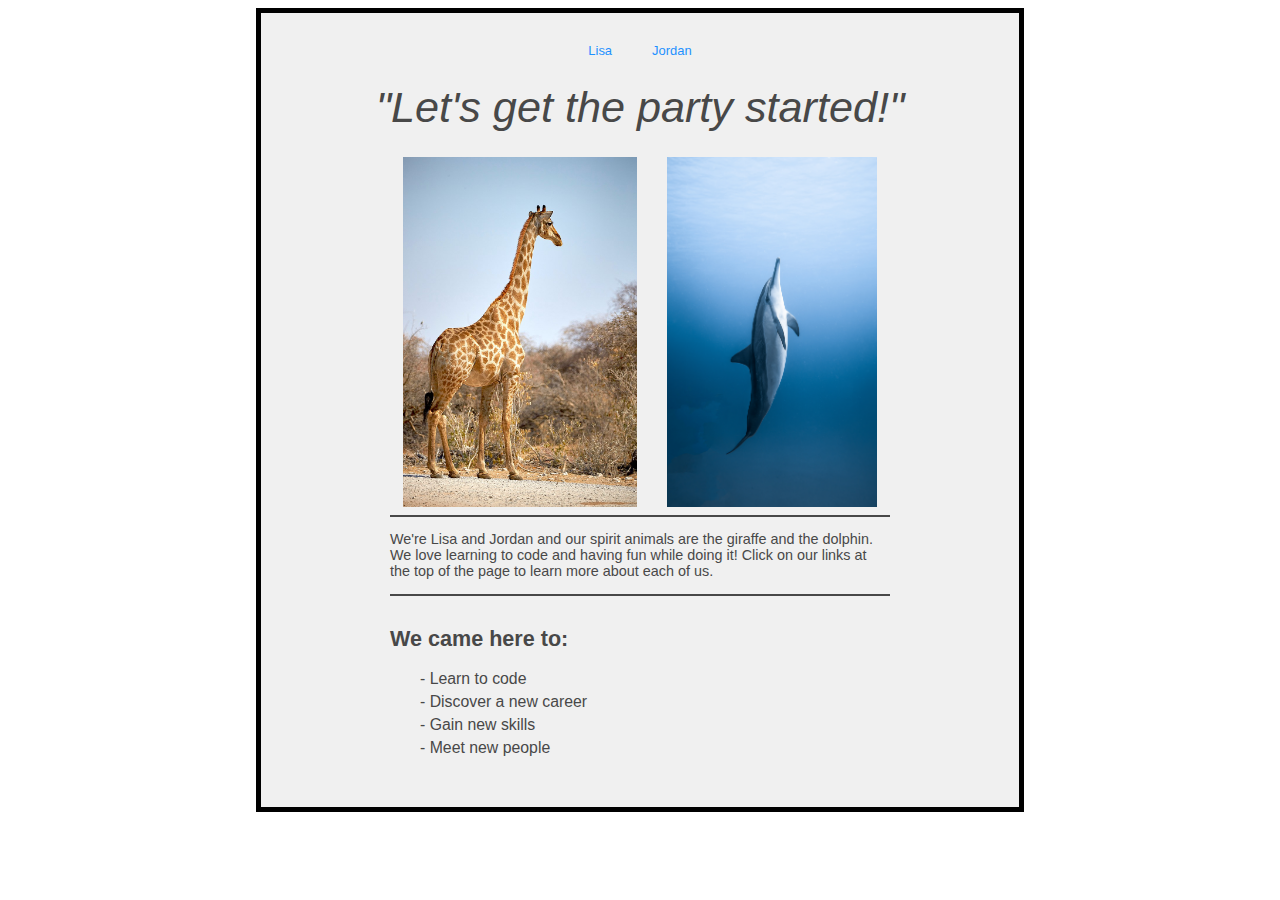
<file: index.html>
<!DOCTYPE html>
<html lang="en">
<head>
  <meta charset="UTF-8">
  <meta name="viewport" content="width=device-width, initial-scale=1.0">
  <link rel="stylesheet" href="css/styles.css">
  <title>Lisa & Jordan</title>
</head>
<body>
  <div class="container">
    <div class="links">
      <a href="lisa.html">Lisa</a>
      <a href="jordan.html">Jordan</a>
    </div>

    <h1>"Let's get the party started!"</h1>

    <div class="photos">
      <div><img src='images/giraffe.jpg'></div>
      <div><img src='images/dolphin.jpg'></div>
    </div>

    <div class="description">
      <p>We're Lisa and Jordan and our spirit animals are the giraffe and the dolphin. We love learning to code and having fun while doing it! Click on our links at the top of the page to learn more about each of us.</p>
    </div>

    <div class="bullets">
      <h2>We came here to:</h2>
      <ul class="dashed">
        <li>Learn to code</li>
        <li>Discover a new career</li>
        <li>Gain new skills</li>
        <li>Meet new people</li>
      </ul>
    </div>

  </div>
</body>
</html>
</file>
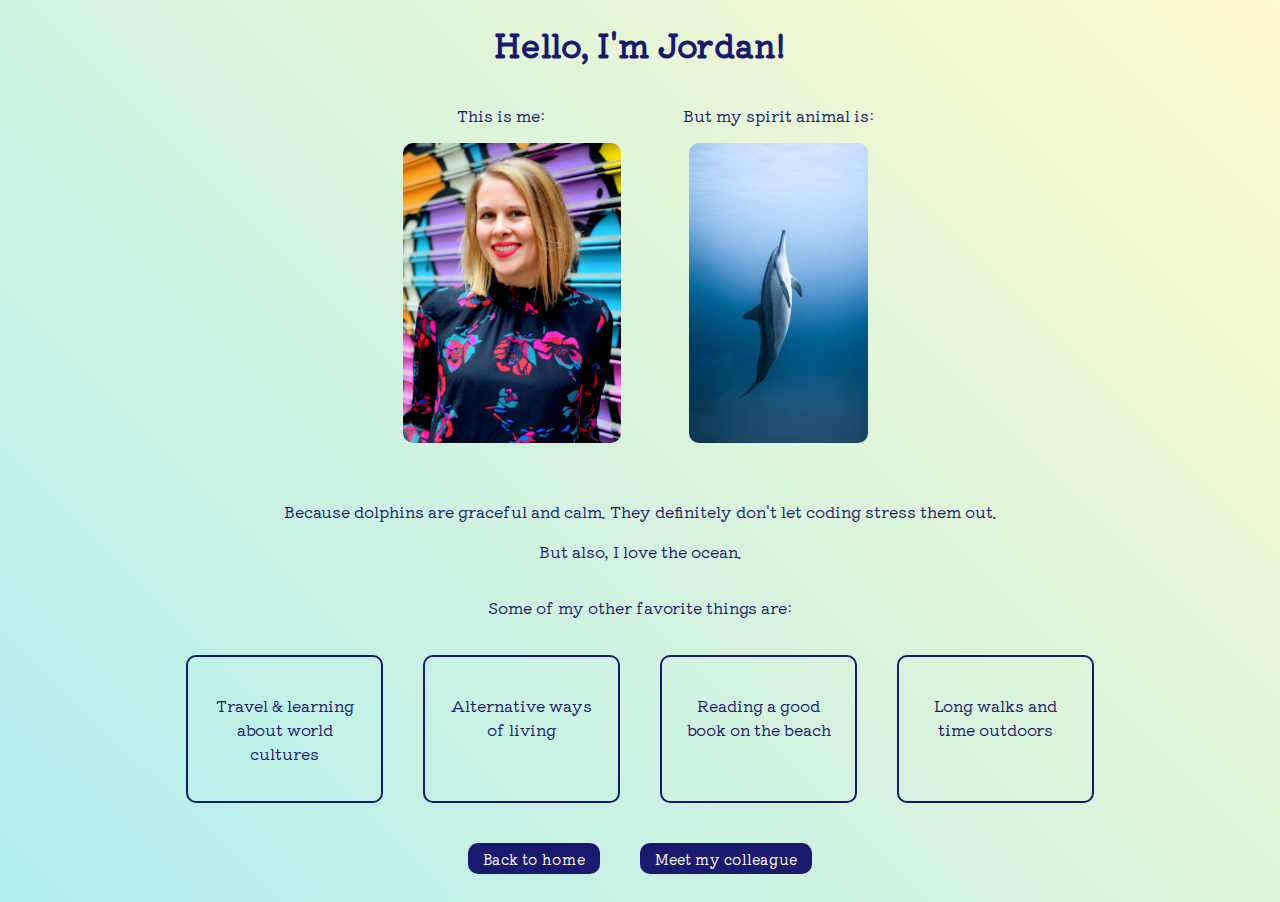
<file: jordan.html>
<!DOCTYPE html>
<html lang="en">
<head>
  <meta charset="UTF-8">
  <meta name="viewport" content="width=device-width, initial-scale=1.0">
  <link rel="stylesheet" href="css/jordan.css">
  <link rel="stylesheet" href="https://use.fontawesome.com/releases/v5.15.3/css/all.css" integrity="sha384-SZXxX4whJ79/gErwcOYf+zWLeJdY/qpuqC4cAa9rOGUstPomtqpuNWT9wdPEn2fk" crossorigin="anonymous">
  <title>Jordan</title>
</head>
<body>
  <div class="container">

      <h1>Hello, I'm Jordan!</h1>

      <div class="card-container">
        <div class="card photo-card">
          <p>This is me:</p>
          <img src="images/jordan.jpg" alt="Jordan">
        </div>
        <div class="card photo-card">
          <p>But my spirit animal is:</p>
          <img src="images/dolphin.jpg" alt="dolphin">  
        </div>
      </div>
     

      <p>Because dolphins are graceful and calm. They definitely don't let coding stress them out.</p>
      <p>But also, I love the ocean.</p>

      <p><i class="fas fa-water"></i></p>

      <p>Some of my other favorite things are:</p>
      <div class="card-container">
        <div class="card">
          <p>Travel & learning about world cultures</p>
          <i class="fas fa-globe-americas"></i>
        </div>
        <div class="card">
          <p>Alternative ways of living</p>
          <i class="fas fa-caravan"></i>
        </div>
        <div class="card">
          <p>Reading a good book on the beach</p>
          <i class="fas fa-book"></i>
        </div>
        <div class="card">
          <p>Long walks and time outdoors</p>
          <i class="fas fa-hiking"></i>
        </div>
      </div>

      <div class="links">
        <a href="index.html">Back to home</a>
        <a href="lisa.html">Meet my colleague</a>
      </div>
      
  </div>
  
</body>
</html>
</file>
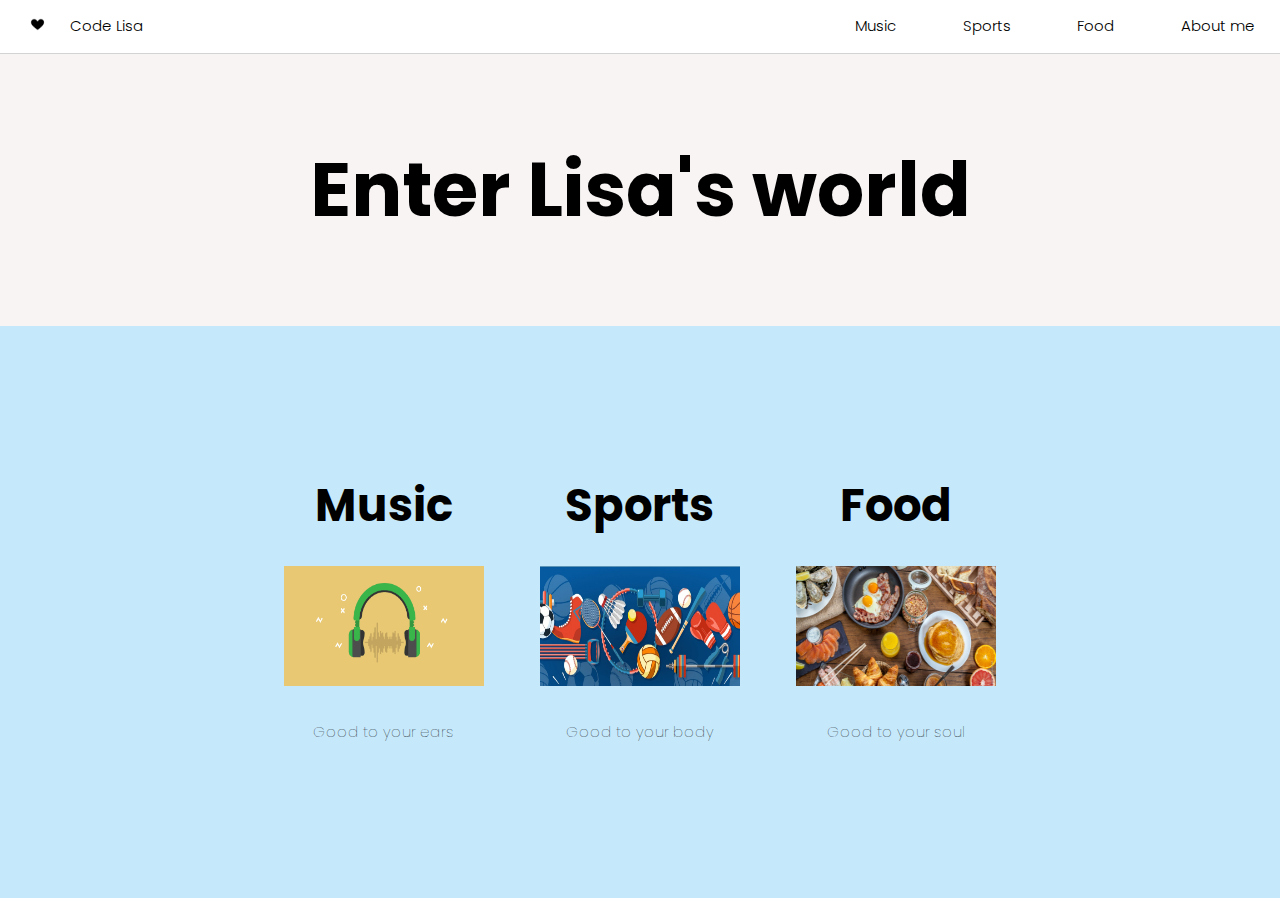
<file: lisa.html>
<!DOCTYPE html>
<html lang="en">
<head class="header">  
    <link rel="stylesheet" href="./css/lisa.css" />
    <title>
        Lisa's world
    </title>
</head>
<header>
    <div>
      <div>
        <img class="blackHeart" src="images/black-heart.png" alt="black heart" />
        <span>Code Lisa</span>
      </div>
      <nav>
        <ul class="nav-bar">
          <li>Music</li>
          <li>Sports</li>
          <li>Food</li>
          <li>About me</li>
        </ul>
      </nav>
    </div>
</header>
    <section>
    <div class="cream-background">
        <h1>Enter Lisa's world</h1>
    </div>
    <div class="blue-background" id="team">
                <article class="container">
                  <h2> Music </h2>
                  <img src="images/sound.png" alt="Sound">
                  <p class="text"> Good to your ears </p>
                </article>
                <article class="container">
                    <h2> Sports </h2>
                    <img src="images/multisport.jpg" alt="Sport">
                    <p class="text"> Good to your body </p>
                  </article>
                <article class="container">
                    <h2> Food </h2>
                    <img src="images/brunch.jpg" alt="Food">
                    <p class="text"> Good to your soul</p>
                  </article>
    </div>          
    </section>
</html>
</file>
<file: css/styles.css>
body {
  color: rgb(72,72,72);
  font-family: Arial, Helvetica, sans-serif;
  font-size: 0.9em;
}

.container {
  border: 5px solid black;
  background-color: rgb(240,240,240);
  width: 60%;
  margin: 0 auto;
}

h1 {
  display: flex;
  justify-content: center;
  font-style: italic;
  font-size: 3em;
  font-weight: 400;
  margin: 5px 0 10px;
}

.photos {
  display: flex;
  justify-content: center;
}

img {
  height: 350px;
  margin: 15px 15px 5px;
}

.links {
  display: flex;
  justify-content: center;
  margin-bottom: 0;
}

.links a {
  color: dodgerblue;
  text-decoration: none;
  margin: 30px 20px 20px;
  font-size: 0.9em;
}

.description {
  display: flex;
  justify-content: center;
  border-top: 2px solid rgb(72,72,72);
  border-bottom: 2px solid rgb(72,72,72);
  width: 500px;
  margin: 0 auto 30px;
}


h2 {
  font-weight: 600;
}

.bullets {
  width: 500px;
  margin: 0 auto 50px;
}

ul {
  margin: 0;
}
ul.dashed {
  list-style-type: none;
}
ul.dashed > li {
  text-indent: -10px;
  margin-bottom: 5px;
  font-size: 1.1em;
}
ul.dashed > li:before {
  content: "- ";
  text-indent: -10px;
}
</file>
<file: css/jordan.css>
@import url('https://fonts.googleapis.com/css2?family=Kiwi+Maru:wght@400;500&display=swap');

* {
  box-sizing: border-box;
}

body {
  background: linear-gradient(45deg, rgb(175,238,238), rgb(255,250,205));
  font-family: 'Kiwi Maru', serif;
  color: rgb(25,25,112);
}

.container {
  margin: 0 auto;
}

h1, p, img {
  display: flex;
  justify-content: center;
}

h1 {
  margin-bottom: 0;
}

img {
  height: 300px;
  margin: 0 auto;
  border-radius: 10px;
}

.card-container {
  width: 75%;
  display: flex;
  margin: 0 auto;
  justify-content: center;
}

.card {
  width: 25%;
  margin: 20px;
  padding: 20px;
  border-radius: 10px;
  border: 2px solid rgb(25,25,112);
  text-align: center;
}

.photo-card {
  border: none;
  margin-top: 0;
}

i {
  font-size: 2rem;
}

.links {
  display: flex;
  justify-content: center;
}

a {
  margin: 20px;
  background-color: rgb(25,25,112);
  color: white;
  text-decoration: none;
  padding: 5px 15px;
  border-radius: 10px;
  font-size: 0.9rem;
}
</file>
<file: css/lisa.css>
@import url('https://fonts.googleapis.com/css?family=Poppins');

html, body {
    margin: 0;
    padding: 0;
}

body {
    font-family: 'Poppins';
    font-size: 15px;
    line-height: 3.5em;
    font-weight: 300;
}

h1 {
    font: 80px;
    font-size: 5em;
    font-weight: 700;
    margin: 50px 0px;
    text-align: center;
    padding-top: 10px;
    padding-bottom: 10px;
}

h2 {
    font-size: 3em;
    text-align: center;
    line-height: 1em;
}

.nav-bar {
  width: 400px;
  margin: 0 auto;
  display: flex;
  justify-content: space-between;
  list-style: none;
}

.cream-background {
  background-color: rgba(232,217,217,.3);
  color: black;;
  padding-top: 50px;
  padding-right: 19.95%;
  padding-bottom: 50px;
  padding-left: 19.95%;
    
}

.container {
    width: 1200px;
    margin: 0 auto;
    padding: 20px 0;
  }

.blue-background {
    background-color: rgba(197,232,251,1);
    color: black;
    padding-top: 100px;
    padding-right: 19.95%;
    padding-bottom: 100px;
    padding-left: 19.95%;  
    text-align: center;
  }

.text {
    font-size: 1em;
    font-weight: 100;
    text-align: center;
    margin: 20px 0;
  }

header > div {
    padding: 0 25px;
    display: flex;
    justify-content: space-between;
    align-items: center;
    border-bottom: 1px solid lightgray;
  }

.blackHeart {
    width: 25px;
    margin-right: 1rem;
  }

  #team {
    display: flex;
    justify-content: space-evenly;
  }

  #team img {
    width: 200px;
    height: 120px;
    position: center;
  }

  #team .container {
    display: flex;
    flex-direction: column;
    align-items: center;
  }

  #team p {
    width: 80%;
    margin: 20px auto;
  }
</file>
